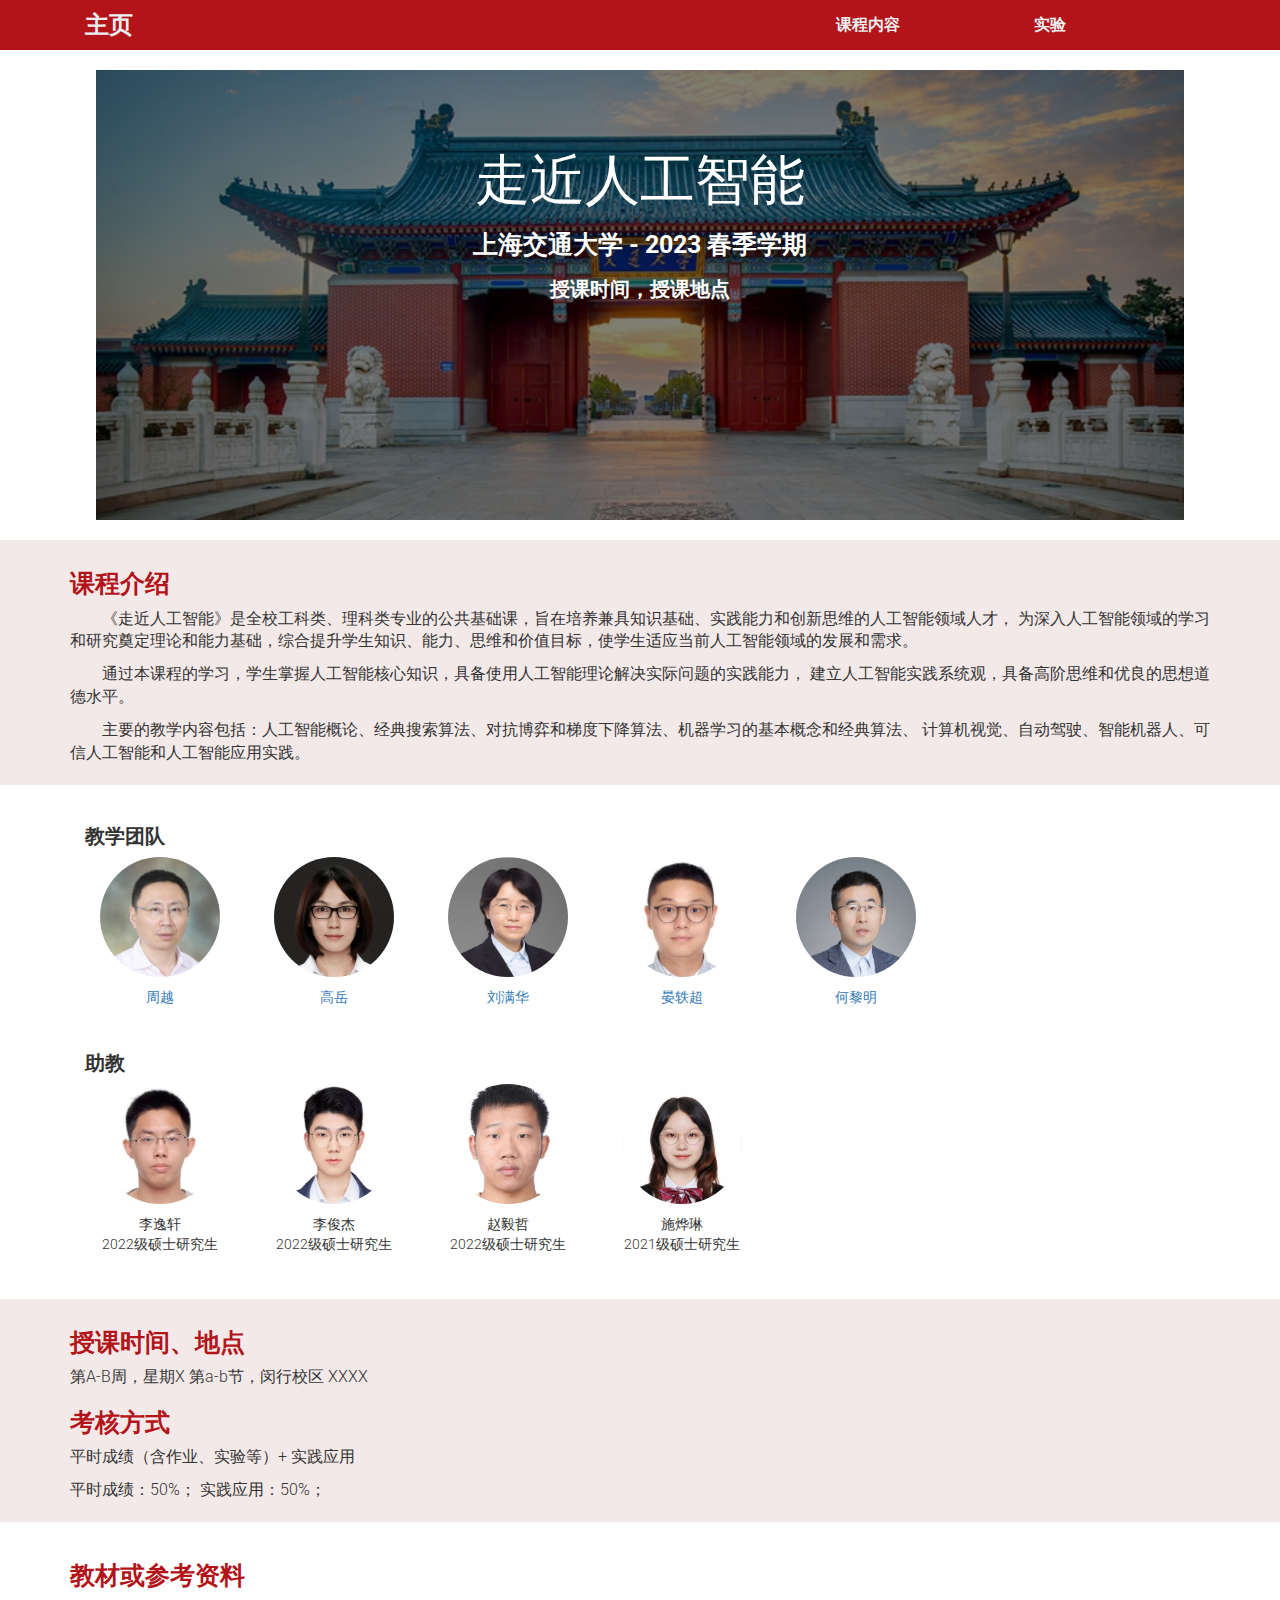
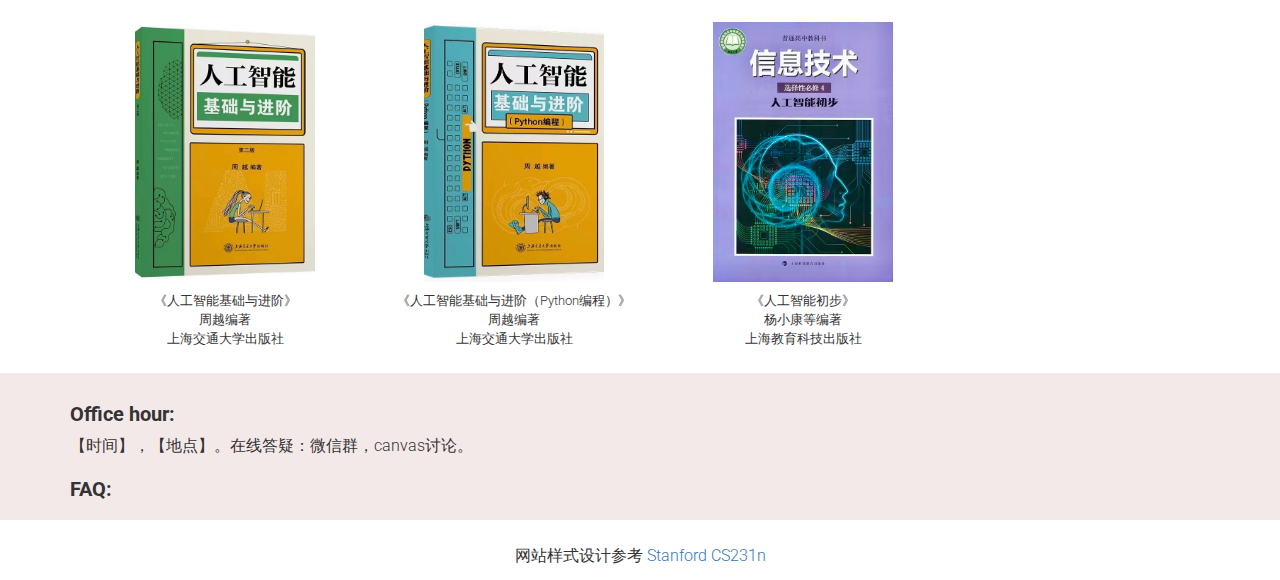
<file: index.html>
<!DOCTYPE html>

<html lang="en">

<head>
    <meta charset="utf-8">
    <meta name="viewport" content="width=device-width, initial-scale=1.0">
    <script src="https://cdn.staticfile.org/jquery/2.1.1/jquery.min.js"></script>

    <title>SJTU-走近人工智能</title>

    <link rel="stylesheet" href="https://maxcdn.bootstrapcdn.com/bootstrap/3.2.0/css/bootstrap.min.css">
    <link href='http://fonts.googleapis.com/css?family=Roboto:400,300' rel='stylesheet' type='text/css'>

    <link rel="stylesheet" type="text/css" href="css/style.css"/>
    <link rel="stylesheet" href="https://maxcdn.bootstrapcdn.com/font-awesome/4.4.0/css/font-awesome.min.css">

    <!-- Google tag (gtag.js) 
    <script async src="https://www.googletagmanager.com/gtag/js?id=G-LLQ95VD1N7"></script>
    <script>
    window.dataLayer = window.dataLayer || [];
    function gtag(){dataLayer.push(arguments);}
    gtag('js', new Date());

    gtag('config', 'G-LLQ95VD1N7');
    </script>-->

</head>



<body>
    <nav class="navbar-default navbar-fixed-top">
        <div class="container">
            <div class="navbar-header">
                <a class="navbar-brand brand" href="index.html">主页</a>
                <button type="button" class="navbar-toggle collapsed" data-toggle="collapse" data-target="#bs-example-navbar-collapse-1" aria-expanded="false">
                    <span class="icon-bar"></span>
                    <span class="icon-bar"></span>
                    <span class="icon-bar"></span>
                </button>
            </div>

            <div class="collapse navbar-collapse" id="bs-example-navbar-collapse-1">
                <ul class="nav navbar-nav navbar-right">
                    <li><a href="syllabus.html"><b>课程内容</b></a></li>
                    <li><a href="final_project.html"><b>实验</b></a></li>
                    <!-- <li><a href="resources.html"><b>Resources</b></a></li> -->
                </ul>
            </div>
        </div>
    </nav>

    <div id="pic-header">
        <div id="myCarousel" class="carousel slide">
            
            <div class="overlay"></div>
            <div class="zoomImage">
                <img src="img/pics/SJTU1.jpg" alt="Second slide">
            </div>
            <!-- <ol class="carousel-indicators">
                <li data-target="#myCarousel" data-slide-to="0" class="active"></li>
                <li data-target="#myCarousel" data-slide-to="1"></li>
            </ol>   
            <div class="carousel-inner">
                <div class="item active">
                    <div class="zoomImage">
                        <img src="img/pics/SJTU1.jpg" alt="Second slide">
                    </div>
                </div>
                <div class="item">
                    <div class="zoomImage">
                        <img src="img/pics/SJTU2.jpg" alt="Second slide">
                    </div>
                </div>
            </div>
            <a class="left carousel-control" style="height: 100%; z-index: 10;" href="#myCarousel" role="button" data-slide="prev">
                <span class="glyphicon glyphicon-chevron-left" aria-hidden="true"></span>
                <span class="sr-only">Previous</span>
            </a>
            <a class="right carousel-control" style="height: 100%; z-index: 10;" href="#myCarousel" role="button" data-slide="next">
                <span class="glyphicon glyphicon-chevron-right" aria-hidden="true"></span>
                <span class="sr-only">Next</span>
            </a> -->
        </div> 

        <div class="container h-50 align-items-center" style="margin-top: 60px;">
            <div class="d-flex h-50 text-center align-items-center">
                <div class="w-100 text-white">
                <h1><span style="color: #fff;">走近人工智能</span></h1>
                <h2><span style="color: #fff;">上海交通大学 - 2023 春季学期</span></h2>
                <h3><span style="color: #fff;">授课时间，授课地点</span></h3>
                </div>
            </div>
        </div>
    </div>

        

    <div class="sechighlight">
        <div class="container sec">
            <h2>课程介绍</h2>

            <div id="coursedesc" style="text-indent:2em">
                <p>《走近人工智能》是全校工科类、理科类专业的公共基础课，旨在培养兼具知识基础、实践能力和创新思维的人工智能领域人才，
                    为深入人工智能领域的学习和研究奠定理论和能力基础，综合提升学生知识、能力、思维和价值目标，使学生适应当前人工智能领域的发展和需求。</p>
                <p>通过本课程的学习，学生掌握人工智能核心知识，具备使用人工智能理论解决实际问题的实践能力，
                    建立人工智能实践系统观，具备高阶思维和优良的思想道德水平。</p>
                <p>主要的教学内容包括：人工智能概论、经典搜索算法、对抗博弈和梯度下降算法、机器学习的基本概念和经典算法、
                    计算机视觉、自动驾驶、智能机器人、可信人工智能和人工智能应用实践。</p>

            </div>
        </div>
    </div>

    <div class="container sec" id="people">
        <div class="col-md-12">
            <h3>教学团队</h3>

            <div class="instructor" style="margin-bottom: 25px;">
                <div class="instructorphoto"><img src="img/photo/yzhou2.jpg"></div>
                <div><a href="" target="_blank">周越</a></div>
                <!-- <div>自动化系<br>主管教学副系主任<br></div> -->
            </div>

            <div class="instructor" style="margin-bottom: 25px;">
                <div class="instructorphoto"><img src="img/photo/ygao.jpeg"></div>
                <div><a href="" target="_blank">高岳</a></div>
                <!-- <div>人工智能研究院<br>副教授<br></div> -->
            </div>
            
            <div class="instructor" style="margin-bottom: 25px;">
                <div class="instructorphoto"><img src="img/photo/mhliu2.jpg"></div>
                <div><a href="" target="_blank">刘满华</a></div>
                <!-- <div>人工智能研究院<br>教授<br></div> -->
            </div>

            <div class="instructor" style="margin-bottom: 25px;">
                <div class="instructorphoto"><img src="img/photo/ycyan2.jpg"></div>
                <div><a href="" target="_blank">晏轶超</a></div>
                <!-- <div>人工智能研究院<br>助理教授<br></div> -->
            </div>

            <div class="instructor" style="margin-bottom: 25px;">
                <div class="instructorphoto"><img src="img/photo/lmhe.jpg"></div>
                <div><a href="" target="_blank">何黎明</a></div>
                <!-- <div>人工智能研究院<br>助理教授<br></div> -->
            </div>

            
        </div>

        <div class="col-md-12">
            <h3>助教</h3>
            <div class="instructor" style="margin-bottom: 25px;">
                <div class="instructorphoto"><img src="img/photo/yxli2.jpg"></div>
                <div>李逸轩</div>
                <div>2022级硕士研究生<br></div>
            </div>

            <div class="instructor" style="margin-bottom: 25px;">
                <div class="instructorphoto"><img src="img/photo/jjli.jpg"></div>
                <div>李俊杰</div>
                <div>2022级硕士研究生<br></div>
            </div>

            <div class="instructor" style="margin-bottom: 25px;">
                <div class="instructorphoto"><img src="img/photo/yzzhao.jpg"></div>
                <div>赵毅哲</div>
                <div>2022级硕士研究生<br></div>
            </div>

            <div class="instructor" style="margin-bottom: 25px;">
                <div class="instructorphoto"><img src="img/photo/ylshi.jpg"></div>
                <div>施烨琳</div>
                <div>2021级硕士研究生<br></div>
            </div>
        </div>

    </div>

    <div class="sechighlight">
        <div class="container sec" id="logistics">
            <h2>授课时间、地点</h2>
            <p>第A-B周，星期X 第a-b节，闵行校区 XXXX</p>

            <h2>考核方式</h2>
            <p>平时成绩（含作业、实验等）+ 实践应用</p>
            <p>平时成绩：50%； 实践应用：50%； </p>
        </div>
    </div>

    <div class="container sec" >
        <h2>教材或参考资料</h2>
        <br>
        <div class="col-md-12">

            <div class="refbook" style="width: 280px">
                <div class="refbookpic"><img src="img/book/book1-2.jpg"></div>
                <div>
                    《人工智能基础与进阶》<br>
                    周越编著<br>
                    上海交通大学出版社
                </div>
            </div>

            <div class="refbook" style="width: 280px">
                <div class="refbookpic"><img src="img/book/book2-2.jpg"></div>
                <div>
                    《人工智能基础与进阶（Python编程）》<br>
                    周越编著<br>
                    上海交通大学出版社
                </div>
            </div>

            <div class="refbook" style="width: 280px">
                <div class="refbookpic"><img src="img/book/book3-2.jpg"></div>
                <div>
                    《人工智能初步》<br>
                    杨小康等编著<br>
                    上海教育科技出版社
                </div>
            </div>

        </div>
    </div>


    <div class="sechighlight">
        <div class="container sec">
            <h3>Office hour: </h3>
            【时间】，【地点】。在线答疑：微信群，canvas讨论。
            <br>
            <h3>FAQ: </h3>
        </div>
    </div>


    <!-- jQuery and Boostrap -->
    <script src="https://ajax.googleapis.com/ajax/libs/jquery/1.11.1/jquery.min.js"></script>
    <script src="https://maxcdn.bootstrapcdn.com/bootstrap/3.2.0/js/bootstrap.min.js"></script>

    <div class="container">
        <div class="bottom">
            <span>网站样式设计参考 <a href="http://cs231n.stanford.edu/index.html" target="_blank">Stanford CS231n</a></span>
        </div>
    </div>
    

</body>

</html>
</file>
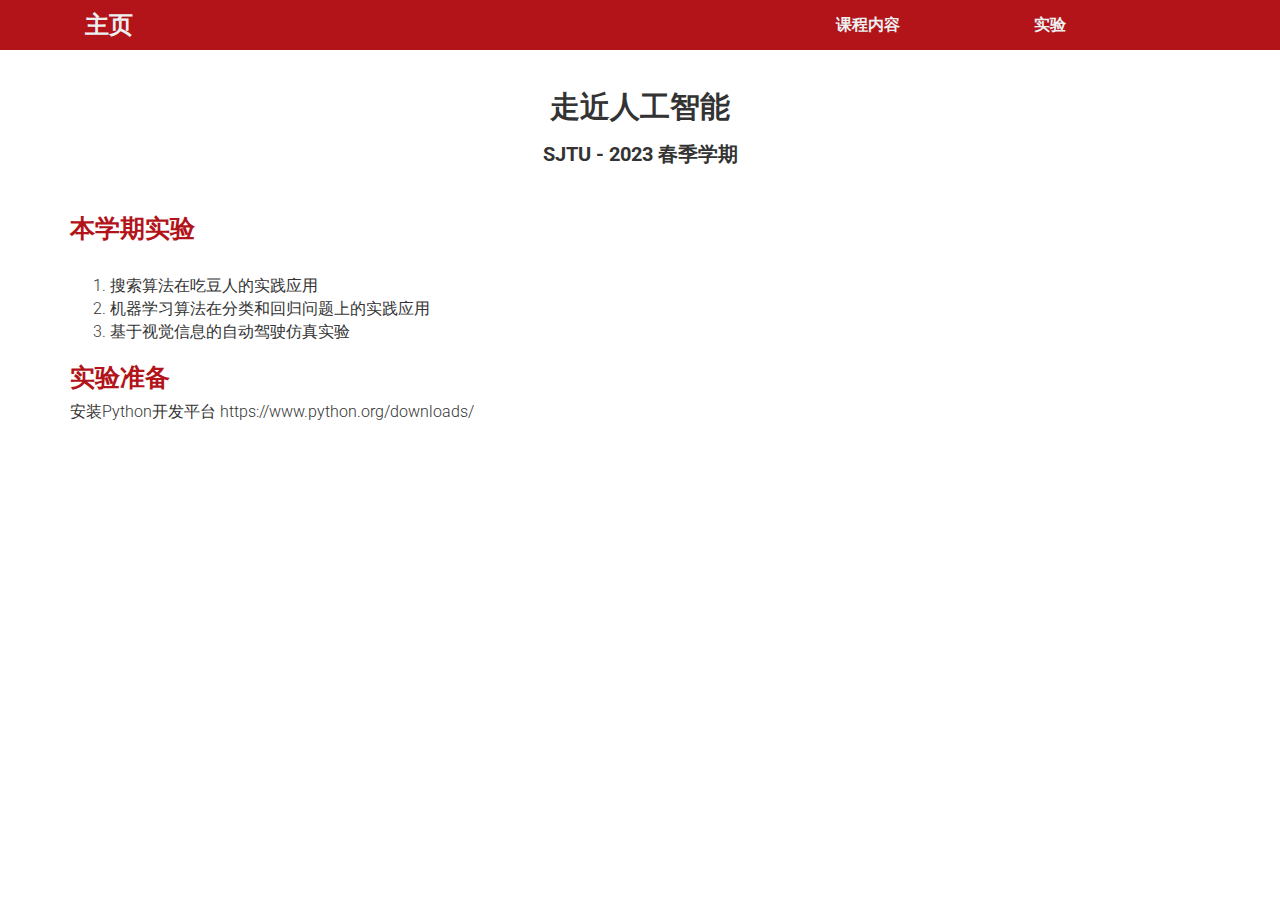
<file: final_project.html>
<!DOCTYPE html>

<html lang="en">

<head>
    <meta charset="utf-8">
    <meta name="viewport" content="width=device-width, initial-scale=1.0">
    <script src="https://cdn.staticfile.org/jquery/2.1.1/jquery.min.js"></script>

    <title>SJTU-走近人工智能</title>

    <link rel="stylesheet" href="https://maxcdn.bootstrapcdn.com/bootstrap/3.2.0/css/bootstrap.min.css">
    <link href='http://fonts.googleapis.com/css?family=Roboto:400,300' rel='stylesheet' type='text/css'>

    <link rel="stylesheet" type="text/css" href="css/style.css"/>
    <link rel="stylesheet" href="https://maxcdn.bootstrapcdn.com/font-awesome/4.4.0/css/font-awesome.min.css">
    
    <!-- Google tag (gtag.js) 
    <script async src="https://www.googletagmanager.com/gtag/js?id=G-LLQ95VD1N7"></script>
    <script>
    window.dataLayer = window.dataLayer || [];
    function gtag(){dataLayer.push(arguments);}
    gtag('js', new Date());

    gtag('config', 'G-LLQ95VD1N7');
    </script>-->

</head>



<body>
    <nav class="navbar-default navbar-fixed-top">
        <div class="container">
            <div class="navbar-header">
                <a class="navbar-brand brand" href="index.html">主页</a>
                <button type="button" class="navbar-toggle collapsed" data-toggle="collapse" data-target="#bs-example-navbar-collapse-1" aria-expanded="false">
                    <span class="icon-bar"></span>
                    <span class="icon-bar"></span>
                    <span class="icon-bar"></span>
                </button>
            </div>

            <div class="collapse navbar-collapse" id="bs-example-navbar-collapse-1">
                <ul class="nav navbar-nav navbar-right">
                    <li><a href="syllabus.html"><b>课程内容</b></a></li>
                    <li><a href="final_project.html"><b>实验</b></a></li>
                    <!-- <li><a href="resources.html"><b>Resources</b></a></li> -->
                </ul>
            </div>
        </div>
    </nav>

    <div id="header" style="text-align:center">
        <h1 style="font-weight:bold">走近人工智能</h1>
        <h3>SJTU - 2023 春季学期</h3>
    </div>

    <div class="container sec">
        <h2>本学期实验</h2>
        <br>
        <ol>
            <li>搜索算法在吃豆人的实践应用</li>
            <li>机器学习算法在分类和回归问题上的实践应用</li>
            <li>基于视觉信息的自动驾驶仿真实验</li>
        </ol>

        <h2>实验准备</h2>
            <div>安装Python开发平台 https://www.python.org/downloads/ </div>
    </div>


    <!-- jQuery and Boostrap -->
    <script src="https://ajax.googleapis.com/ajax/libs/jquery/1.11.1/jquery.min.js"></script>
    <script src="https://maxcdn.bootstrapcdn.com/bootstrap/3.2.0/js/bootstrap.min.js"></script>
</body>

</html>
</file>
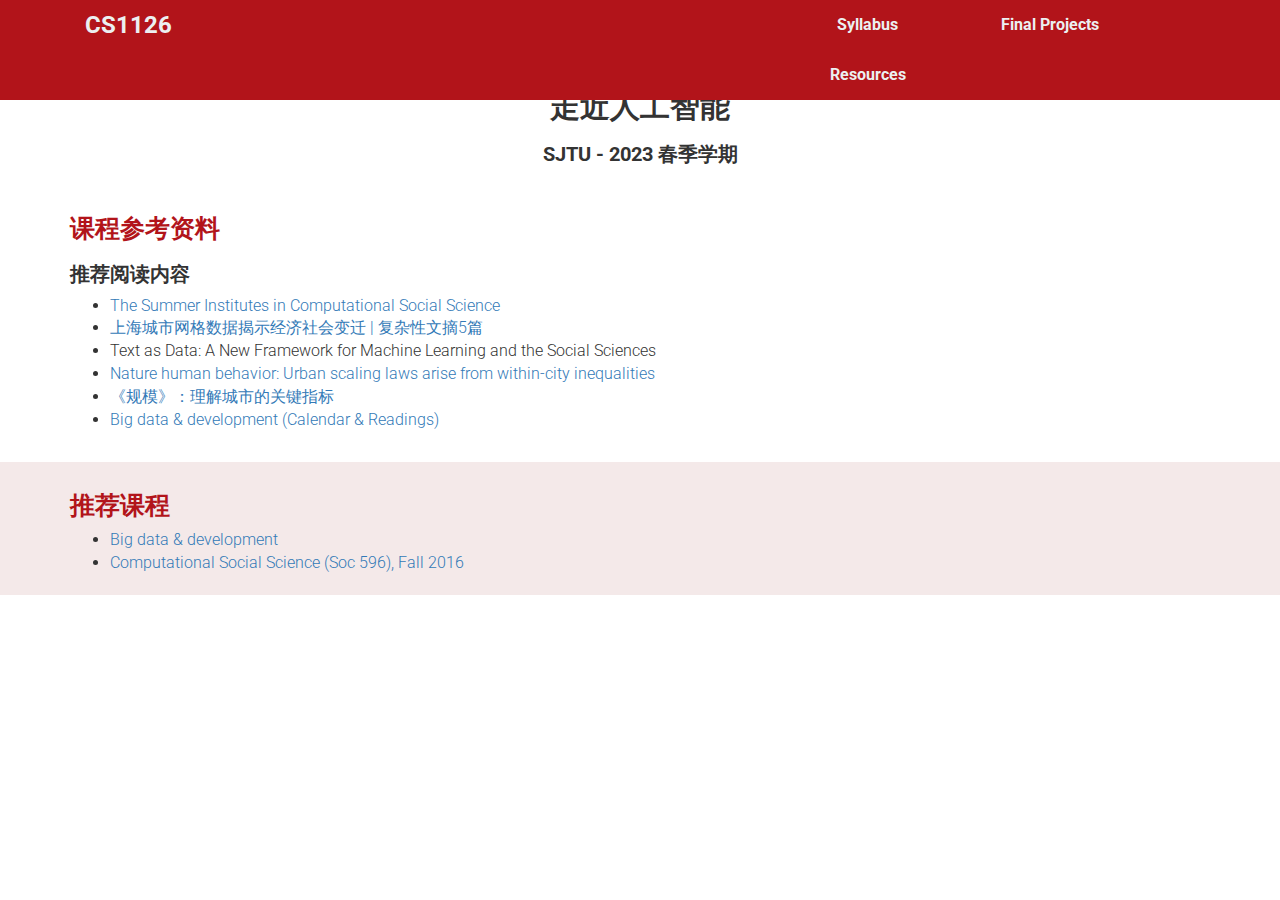
<file: resources.html>
<!DOCTYPE html>

<html lang="en">

<head>
    <meta charset="utf-8">
    <meta name="viewport" content="width=device-width, initial-scale=1.0">
    <script src="https://cdn.staticfile.org/jquery/2.1.1/jquery.min.js"></script>

    <title>SJTU-CS1126</title>

    <link rel="stylesheet" href="https://maxcdn.bootstrapcdn.com/bootstrap/3.2.0/css/bootstrap.min.css">
    <link href='http://fonts.googleapis.com/css?family=Roboto:400,300' rel='stylesheet' type='text/css'>

    <link rel="stylesheet" type="text/css" href="css/style.css"/>
    <link rel="stylesheet" href="https://maxcdn.bootstrapcdn.com/font-awesome/4.4.0/css/font-awesome.min.css">

    <!-- Google tag (gtag.js) 
    <script async src="https://www.googletagmanager.com/gtag/js?id=G-LLQ95VD1N7"></script>
    <script>
    window.dataLayer = window.dataLayer || [];
    function gtag(){dataLayer.push(arguments);}
    gtag('js', new Date());

    gtag('config', 'G-LLQ95VD1N7');
    </script>-->
    
</head>



<body>
    <nav class="navbar-default navbar-fixed-top">
        <div class="container">
            <div class="navbar-header">
                <a class="navbar-brand brand" href="index.html">CS1126</a>
                <button type="button" class="navbar-toggle collapsed" data-toggle="collapse" data-target="#bs-example-navbar-collapse-1" aria-expanded="false">
                    <span class="icon-bar"></span>
                    <span class="icon-bar"></span>
                    <span class="icon-bar"></span>
                </button>
            </div>

            <div class="collapse navbar-collapse" id="bs-example-navbar-collapse-1">
                <ul class="nav navbar-nav navbar-right">
                    <li><a href="syllabus.html"><b>Syllabus</b></a></li>
                    <li><a href="final_project.html"><b>Final Projects</b></a></li>
                    <li><a href="resources.html"><b>Resources</b></a></li>
                </ul>
            </div>
        </div>
    </nav>

    <div id="header" style="text-align:center">
        <h1 style="font-weight:bold">走近人工智能</h1>
        <h3>SJTU - 2023 春季学期</h3>
    </div>


    <div class="container sec">
        <h2>课程参考资料</h2>

        <h3>推荐阅读内容</h3>
        <ul>
            <li><a href="https://sicss.io/">The Summer Institutes in Computational Social Science</a></li>
            <li><a href="https://mp.weixin.qq.com/s/S6izIz-tOTVLrUSSPi8r5A" target="_blank">上海城市网格数据揭示经济社会变迁 | 复杂性文摘5篇</a></li>
            <li>Text as Data: A New Framework for Machine Learning and the Social Sciences</li>
            <li><a href="https://www.nature.com/articles/s41562-022-01509-1" target="_blank">Nature human behavior: Urban scaling laws arise from within-city inequalities</a></li>
            <li><a href="https://mp.weixin.qq.com/s/gV-eExJuPLC8MgZv-DcSXw" target="_blank">《规模》：理解城市的关键指标</a></li>
            <li><a href="https://sites.ischool.berkeley.edu/bdd/calendar-readings/#phones" target="_blank">Big data & development (Calendar & Readings)</a></li>
        </ul>
    </div>

    <div class="sechighlight">
        <div class="container sec">
            <h2>推荐课程</h2>
            <ul>
                <li><a href="https://sites.ischool.berkeley.edu/bdd/" target="_blank">Big data & development</a></li>
                <li><a href="https://github.com/msalganik/soc596_f2016" target="_blank">Computational Social Science (Soc 596), Fall 2016</a></li>
            </ul>
        </div>

    </div>

    <!-- jQuery and Boostrap -->
    <script src="https://ajax.googleapis.com/ajax/libs/jquery/1.11.1/jquery.min.js"></script>
    <script src="https://maxcdn.bootstrapcdn.com/bootstrap/3.2.0/js/bootstrap.min.js"></script>

</body>

</html>
</file>
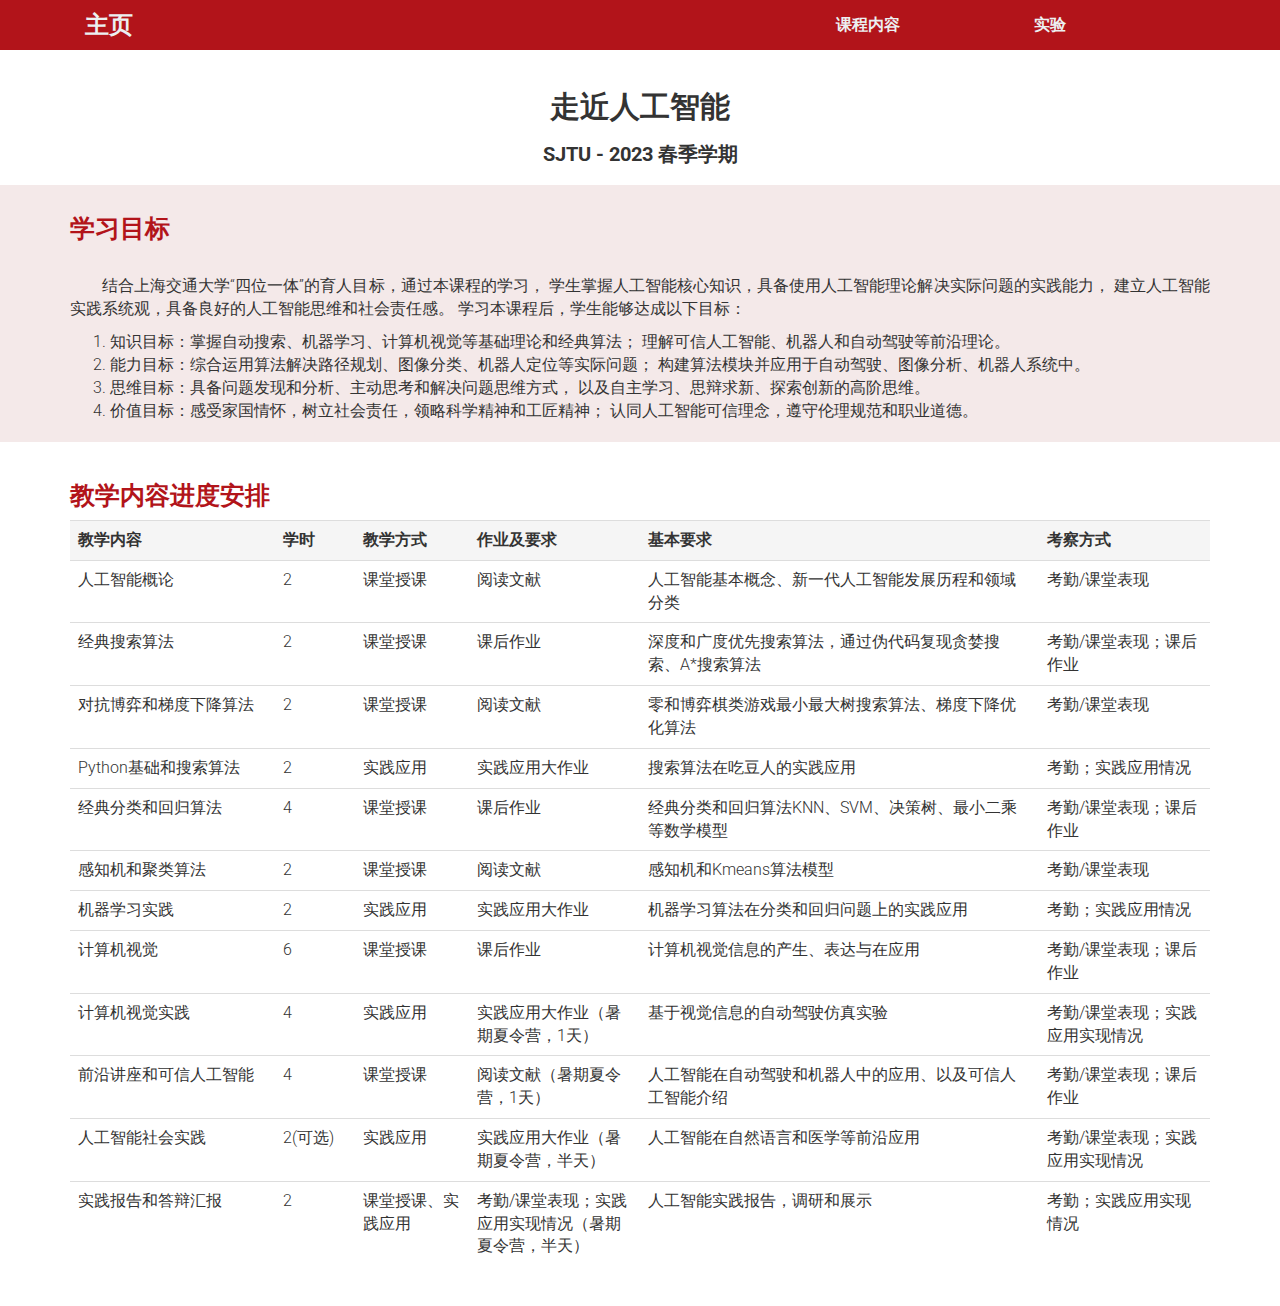
<file: syllabus.html>
<!DOCTYPE html>

<html lang="en">

<head>
    <meta charset="utf-8">
    <meta name="viewport" content="width=device-width, initial-scale=1.0">
    <script src="https://cdn.staticfile.org/jquery/2.1.1/jquery.min.js"></script>

    <title>SJTU-走近人工智能</title>

    <link rel="stylesheet" href="https://maxcdn.bootstrapcdn.com/bootstrap/3.2.0/css/bootstrap.min.css">
    <link href='http://fonts.googleapis.com/css?family=Roboto:400,300' rel='stylesheet' type='text/css'>

    <link rel="stylesheet" type="text/css" href="css/style.css"/>
    <link rel="stylesheet" href="https://maxcdn.bootstrapcdn.com/font-awesome/4.4.0/css/font-awesome.min.css">

    <!-- Google tag (gtag.js) 
    <script async src="https://www.googletagmanager.com/gtag/js?id=G-LLQ95VD1N7"></script>
    <script>
    window.dataLayer = window.dataLayer || [];
    function gtag(){dataLayer.push(arguments);}
    gtag('js', new Date());

    gtag('config', 'G-LLQ95VD1N7');
    </script>-->
</head>



<body>
    <nav class="navbar-default navbar-fixed-top">
        <div class="container">
            <div class="navbar-header">
                <a class="navbar-brand brand" href="index.html">主页</a>
                <button type="button" class="navbar-toggle collapsed" data-toggle="collapse" data-target="#bs-example-navbar-collapse-1" aria-expanded="false">
                    <span class="icon-bar"></span>
                    <span class="icon-bar"></span>
                    <span class="icon-bar"></span>
                </button>
            </div>

            <div class="collapse navbar-collapse" id="bs-example-navbar-collapse-1">
                <ul class="nav navbar-nav navbar-right">
                    <li><a href="syllabus.html"><b>课程内容</b></a></li>
                    <li><a href="final_project.html"><b>实验</b></a></li>
                    <!-- <li><a href="resources.html"><b>Resources</b></a></li> -->
                </ul>
            </div>
        </div>
    </nav>

    <div id="header" style="text-align:center">
        <h1 style="font-weight:bold">走近人工智能</h1>
        <h3>SJTU - 2023 春季学期</h3>
    </div>

    <div class="sechighlight">
        <div class="container sec">
            <h2>学习目标</h2>
            <br>
            <p style="text-indent:2em">结合上海交通大学“四位一体”的育人目标，通过本课程的学习，
                学生掌握人工智能核心知识，具备使用人工智能理论解决实际问题的实践能力，
                建立人工智能实践系统观，具备良好的人工智能思维和社会责任感。
                学习本课程后，学生能够达成以下目标：</p> 
            <ol>
                <li>知识目标：掌握自动搜索、机器学习、计算机视觉等基础理论和经典算法；
                    理解可信人工智能、机器人和自动驾驶等前沿理论。</li>
                <li>能力目标：综合运用算法解决路径规划、图像分类、机器人定位等实际问题；
                    构建算法模块并应用于自动驾驶、图像分析、机器人系统中。</li>
                <li>思维目标：具备问题发现和分析、主动思考和解决问题思维方式，
                    以及自主学习、思辩求新、探索创新的高阶思维。</li>
                <li>价值目标：感受家国情怀，树立社会责任，领略科学精神和工匠精神；
                    认同人工智能可信理念，遵守伦理规范和职业道德。</li>
            </ol>

        </div>
    </div>

    <div class="container sec">
        <h2>教学内容进度安排</h2>
        <table class="table">
            <colgroup>
                <col style="width: 18%">
                <col style="width: 7%">
                <col style="width: 10%">
                <col style="width: 15%">
                <col style="width: 35%">
                <col style="width: 15%">
            </colgroup>
          <tbody>
                <tr class="active">
                    <th>教学内容</th>
                    <th>学时</th>
                    <th>教学方式</th>
                    <th>作业及要求</th>
                    <th>基本要求</th>
                    <th>考察方式</th>
                </tr>
        
            <!-- <tr class="info">
                <td>———</td>
                <td><b>Deep Learning Basics</b>
                </td>
                <td>
                </td>
                <td>
                </td>
                <td>
                </td>
            </tr> -->
            
            <!-- <tr class="warning">
                <td>04/01</td>
                <td>
                Python / Numpy Review Session
                <br>
                </td><td>
                <i class="fa fa-clock-o"></i> 1:30-2:30pm PT
                </td>
                <td>
                Assignment 1 <b><font color="green">out</font></b>
                </td>
                <td>
                </td>
            </tr> -->

            <!-- Midterm / Inclass test
            <tr class="danger">
                <td>05/10</td>
                <td>
                <b>In-Class Midterm</b> <br>
                </td>
                <td>
                    <i class="fa fa-clock-o"></i> 1:30-3:00pm
                </td>
                <td>
                    Assignment 3 <b><font color="green">out</font></b>
                </td>
                <td>
                </td>
            </tr> -->

                <tr>
                    <td>人工智能概论<br>
                        <!-- <a href="slides/Slide01-人工智能概论.pdf">[ slide01 ]</a> -->
                    </td>
                    <td>2</td>
                    <td>课堂授课</td>
                    <td>阅读文献</td>
                    <td>人工智能基本概念、新一代人工智能发展历程和领域分类</td>
                    <td>考勤/课堂表现</td>
                </tr>

                <tr>
                    <td>经典搜索算法</td>
                    <td>2</td>
                    <td>课堂授课</td>
                    <td>课后作业</td>
                    <td>深度和广度优先搜索算法，通过伪代码复现贪婪搜索、A*搜索算法</td>
                    <td>考勤/课堂表现；课后作业</td>
                </tr>

                <tr>
                    <td>对抗博弈和梯度下降算法</td>
                    <td>2</td>
                    <td>课堂授课</td>
                    <td>阅读文献</td>
                    <td>零和博弈棋类游戏最小最大树搜索算法、梯度下降优化算法</td>
                    <td>考勤/课堂表现</td>
                </tr>

                <tr>
                    <td>Python基础和搜索算法</td>
                    <td>2</td>
                    <td>实践应用</td>
                    <td>实践应用大作业</td>
                    <td>搜索算法在吃豆人的实践应用</td>
                    <td>考勤；实践应用情况</td>
                </tr>

                <tr>
                    <td>经典分类和回归算法</td>
                    <td>4</td>
                    <td>课堂授课</td>
                    <td>课后作业</td>
                    <td>经典分类和回归算法KNN、SVM、决策树、最小二乘等数学模型</td>
                    <td>考勤/课堂表现；课后作业</td>
                </tr>

                <tr>
                    <td>感知机和聚类算法</td>
                    <td>2</td>
                    <td>课堂授课</td>
                    <td>阅读文献</td>
                    <td>感知机和Kmeans算法模型</td>
                    <td>考勤/课堂表现</td>
                </tr>

                <tr>
                    <td>机器学习实践</td>
                    <td>2</td>
                    <td>实践应用</td>
                    <td>实践应用大作业</td>
                    <td>机器学习算法在分类和回归问题上的实践应用</td>
                    <td>考勤；实践应用情况</td>
                </tr>

                <tr>
                    <td>计算机视觉</td>
                    <td>6</td>
                    <td>课堂授课</td>
                    <td>课后作业</td>
                    <td>计算机视觉信息的产生、表达与在应用</td>
                    <td>考勤/课堂表现；课后作业</td>
                </tr>

                <tr>
                    <td>计算机视觉实践</td>
                    <td>4</td>
                    <td>实践应用</td>
                    <td>实践应用大作业（暑期夏令营，1天）</td>
                    <td>基于视觉信息的自动驾驶仿真实验</td>
                    <td>考勤/课堂表现；实践应用实现情况</td>
                </tr>

                <tr>
                    <td>前沿讲座和可信人工智能</td>
                    <td>4</td>
                    <td>课堂授课</td>
                    <td>阅读文献（暑期夏令营，1天）</td>
                    <td>人工智能在自动驾驶和机器人中的应用、以及可信人工智能介绍</td>
                    <td>考勤/课堂表现；课后作业</td>
                </tr>

                <tr>
                    <td>人工智能社会实践</td>
                    <td>2(可选)</td>
                    <td>实践应用</td>
                    <td>实践应用大作业（暑期夏令营，半天）</td>
                    <td>人工智能在自然语言和医学等前沿应用</td>
                    <td>考勤/课堂表现；实践应用实现情况</td>
                </tr>

                <tr>
                    <td>实践报告和答辩汇报</td>
                    <td>2</td>
                    <td>课堂授课、实践应用</td>
                    <td>考勤/课堂表现；实践应用实现情况（暑期夏令营，半天）</td>
                    <td>人工智能实践报告，调研和展示</td>
                    <td>考勤；实践应用实现情况</td>
                </tr>

        </tbody>
        </table>
        
    </div>

    <!-- jQuery and Boostrap -->
    <script src="https://ajax.googleapis.com/ajax/libs/jquery/1.11.1/jquery.min.js"></script>
    <script src="https://maxcdn.bootstrapcdn.com/bootstrap/3.2.0/js/bootstrap.min.js"></script>

</body>

</html>
</file>
<file: css/style.css>
body {
    font-family: 'Roboto', sans-serif;
    font-weight: 300;
    font-size: 16px;
    padding-top: 70px;
}

p {
    text-align: justify;
}

#header {
    margin-top: 20px;
    margin-bottom: 20px;
}

h1 {
    font-size: 30px;
    font-weight: 300;
    text-align: center;
}

h2 {
    font-size: 25px;
    /* font-weight: 300; */
    font-weight: bold;
    /* color: #8c1515; */
    color: #b2141a;
}

h3 {
    font-size: 20px;
    font-weight: bold;
}

.lhead {
    font-weight: normal;
    margin-top: 5px;
}

.litem {
    margin-top: 5px;
}

#footer {
    height: 100px;
    padding-top: 50px;
    text-align: center;
    position: relative;
}




.logo-left {
    height: 60px;
    float: left;
    margin-left: 50px;
}

.logo-right {
    height: 60px;
    float: right;
    margin-right: 50px;
}

.instructor {
    display: inline-block;
    width: 150px;
    text-align: center;
    margin-right: 20px;
    margin-bottom: 5px;
    font-size: 14px;
    vertical-align: middle;
}

/* .instructorphoto img {
    width: 120px;
    border-radius: 10px;
    margin-bottom: 10px;
    vertical-align: top;
} */

.instructorphoto img{
    width: 120px;
    height: 120px;
    object-fit: cover;
    display: inline-block;
    border: none;
    border-radius: 100px;
    margin-bottom: 10px;
}

.instructor .desc{
    height: 20%;
    margin-top: 10px;
}

.refbook{
    display: inline-block;
    width: 240px;
    text-align: center;
    margin-right: 5px;
    margin-bottom: 5px;
    font-size: 13px;
    vertical-align: middle;
}

.refbook btitle{
    font-size: 18px;
}

.refbookpic img{
    width: 180px;
    height: 260px;
    object-fit: cover;
    display: inline-block;
    border: none;
    margin-bottom: 10px;
}

.sec {
    margin-bottom: 10px;
    padding-top: 10px;
    padding-bottom: 10px;
}

.sechighlight {
    /* background-color: #f7f6f1; */
    background-color: #f4e9e9;
}

.tt {
    color: #060;
    display: inline-block;
}

#inputlayer {
    width: 65px;
}

.layer {
    width: 35px;
    display: inline-block;
    vertical-align: middle;
    margin-left: 10px;
    margin-bottom: 5px;
}

.actmap {
    display: block;
    border: 2px solid #FFF;
}

.pp {
    color: black;
    text-align: left;
    padding: 5px;
    height: 32px;
    margin: 2px;
    background-color: rgb(85, 187, 85);
    overflow: visible !important;
}


.qq {
    color: #060;
}

.qa {
    font-style: italic;
}

.attn{
    color: #ed1919;
}

.qqa {
    margin-bottom: 20px;
}

.spanh {
    font-weight: normal;
}

#coursedesc {
    text-align: justify;
}

#classicons {
    position: absolute;
    bottom: 20px;
    right: 20px;
}

.bold {
    font-weight: bold;
}

.red {
    color: #FF0000;
}

/* Navbar color / spacing */

.navbar-default {
    /* background-color: #8c1515;
    border-color: #c0392b; */
    background-color: #b2141a;
    border-color: #d8494ee5;
    
    text-align: center;
}

.navbar-default .navbar-brand {
    color: #ecf0f1;
    font-weight: bold;
    font-size: 24px;
    /* min-width: 20%; */
}

.navbar-default .navbar-brand:hover,
.navbar-default .navbar-brand:focus {
    color: #fbcbcc;
}

.navbar-default .navbar-text {
    color: #ecf0f1;
}

.navbar-default .navbar-collapse>ul {
    /* width: 60%;
    min-width: 30%; */
    width: 40%;
    min-width: 20%;
}

.navbar-default .navbar-collapse>ul>li {
    /* width: 30%; */
    width: 40%;
}

.navbar-default .navbar-nav>li>a {
    color: #ecf0f1;
    padding-right: 5px;
    padding-left: 20px;
}

.navbar-default .navbar-nav>li>a:hover,
.navbar-default .navbar-nav>li>a:focus {
    color: #fbcbcc;
}

.navbar-default .navbar-nav>.active>a,
.navbar-default .navbar-nav>.active>a:hover,
.navbar-default .navbar-nav>.active>a:focus {
    color: #fbcbcc;
    background-color: #c0392b;
}

.navbar-default .navbar-nav>.open>a,
.navbar-default .navbar-nav>.open>a:hover,
.navbar-default .navbar-nav>.open>a:focus {
    color: #fbcbcc;
    background-color: #c0392b;
}

.navbar-default .navbar-toggle {
    border-color: #fac07e;
}

.navbar-default .navbar-toggle:hover,
.navbar-default .navbar-toggle:focus {
    background-color: #e08e3c;
}

.navbar-default .navbar-toggle .icon-bar {
    background-color: #f7d9a6;
}

.navbar-default .navbar-collapse,
.navbar-default .navbar-form {
    border-color: #ecf0f1;
}

.navbar-default .navbar-link {
    color: #ecf0f1;
}

.navbar-default .navbar-link:hover {
    color: #fbe7cb;
}

/* Handle formatting on mobile */

@media (max-width: 767px) {
    .navbar-default .navbar-collapse>ul>li {
        width: 100%;
        text-align: left;
    }
    /* Force table to not be like tables anymore */
    table,
    thead,
    tbody,
    th,
    td,
    tr {
        display: block;
    }
    /* Hide table headers (but not display: none;, for accessibility) */
    thead tr {
        position: absolute;
        top: -9999px;
        left: -9999px;
    }
    /* Make each row look like a card */
    table tr {
        margin-bottom: 20px;
        border-bottom: 2px solid #ddd;
        box-shadow: 2px 2px 1px #dadada;
    }
    tr {
        border: 1px solid #ccc;
    }
    /* Behave  like a "row" */
    td {
        border: none;
        border-bottom: 1px solid #eee;
        position: relative;
        padding-left: 50%;
    }
    /* Position table header as data labels */
    td:before {
        top: 6px;
        left: 6px;
        width: 45%;
        padding-right: 10px;
        white-space: nowrap;
    }

    .container h1{
        font-size: 26px;
    }
    .container h2{
        font-size: 22px;
    }
    .container h3{
        font-size: 18px;
    }

}

@media (min-width: 767px) {
    .container h1{
        font-size: 55px;
    }
}



/* #video-header {
    position: relative;
    background-color: #333;
    height: 60vh;
    min-height: 25rem;
    max-height: 45rem;
    width: 85%;
    max-width: 1200px;
    overflow: hidden;
    margin: 0 auto;
    clear: both;
    margin-bottom: 20px;
}

#video-header div{
    margin: 0 auto;
    text-align: center;
    width: 100%;
}


#video-header video {
    position: absolute;
    top: 50%;
    left: 50%;
    min-width: 100%;
    min-height: 100%;
    width: auto;
    height: auto; 
    z-index: 0;
    -ms-transform: translateX(-50%) translateY(-50%);
    -moz-transform: translateX(-50%) translateY(-50%);
    -webkit-transform: translateX(-50%) translateY(-50%);
    transform: translateX(-50%) translateY(-50%);

    object-fit: fill
}

#video-header .container {
    position: relative;
    z-index: 2;
    margin-top: 9em;
}

#video-header .overlay {
    position: absolute;
    top: 100;
    left: 0;
    height: 100%;
    width: 100%;
    background-color: black;
    opacity: 0.5;
    z-index: 1;

} */
  

.bottom {
    display:block;
    width:100%;
    text-align:center;
    margin-top: 15px;
    margin-bottom: 15px;
    height: 20px;
}
.bottom span {
    position:relative;
    display:block;
    text-align: center;

}


#pic-header {
    position: relative;
    display: block;
    /* background-color: #333; */
    height: 60vh;
    min-height: 25rem;
    max-height: 45rem;
    width: 85%;
    max-width: 1200px;
    overflow: hidden;
    margin: 0 auto;
    clear: both;
    margin-bottom: 20px;
}


#pic-header div{
    margin: 0 auto;
    text-align: center;
    width: 100%;
}


/* .zoomImage{
    display: block;
    width:100%;
    height:0;
    padding-bottom: 40%;
    overflow:hidden;
    background-position: center center;
    background-repeat: no-repeat;
    -webkit-background-size:cover;
    -moz-background-size:cover;
    background-size:cover;
} */

/* .zoomImage img{
    width: 100%;
    height: 100%;
    width: auto;
    height: auto;
    object-fit: contain;
} */


.zoomImage{
    display: block;
    width:100%;
    height: 60vh;
    min-height: 25rem;
    max-height: 45rem;
}
.zoomImage img{
    width: 100%;
    height: 100%;
    object-fit: cover;
}

#pic-header .container {
    position: relative;
    z-index: 2;
    margin-top: 6em;
    width: 60%;
}

#pic-header .container h1{
    font-weight: bolder;
}

#pic-header .overlay {
    position: absolute;
    top: 100;
    left: 0;
    height: 100%;
    width: 100%;
    background-color: black;
    opacity: 0.5;
    z-index: 1;
}

#myCarousel {
    position: absolute;
    min-width: 100%;
    width: auto;
    height: fit-content;
    /* height: 60vh;
    min-height: 25rem;
    max-height: 45rem; */
}
</file>
